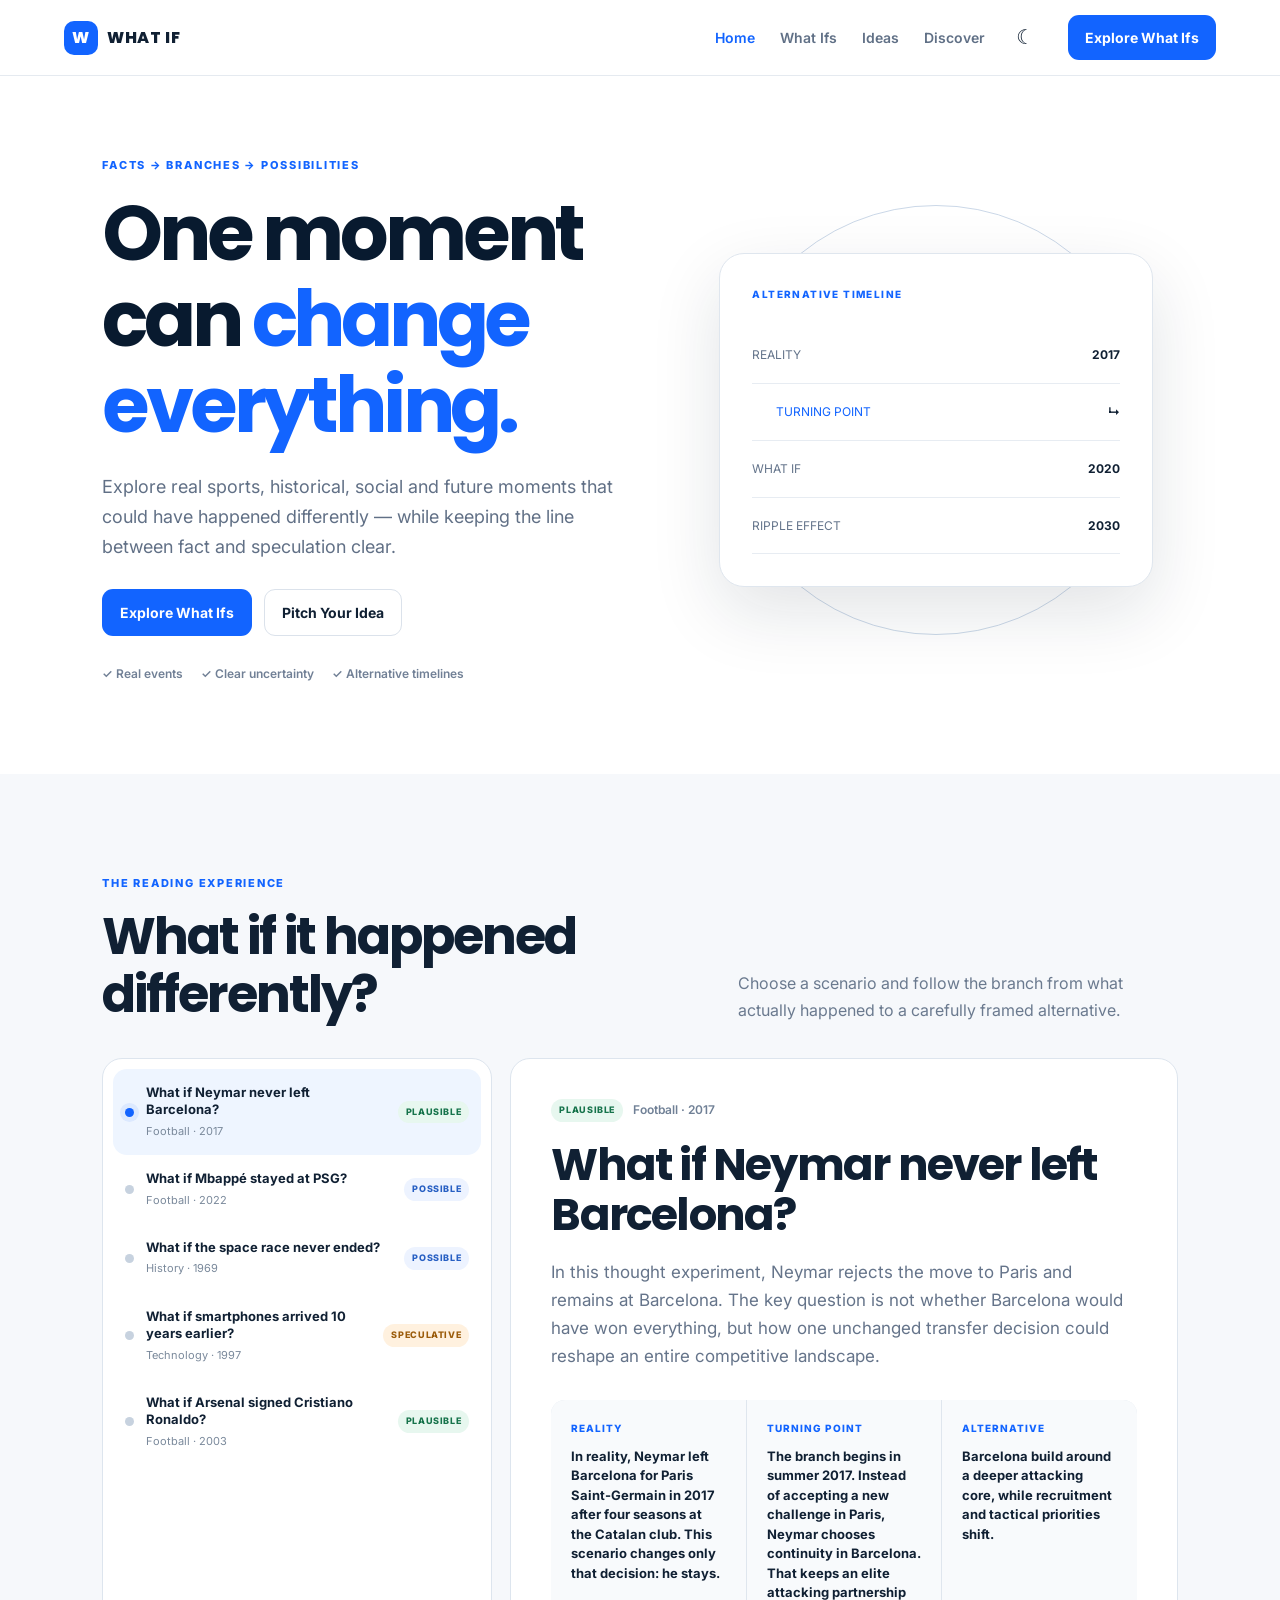
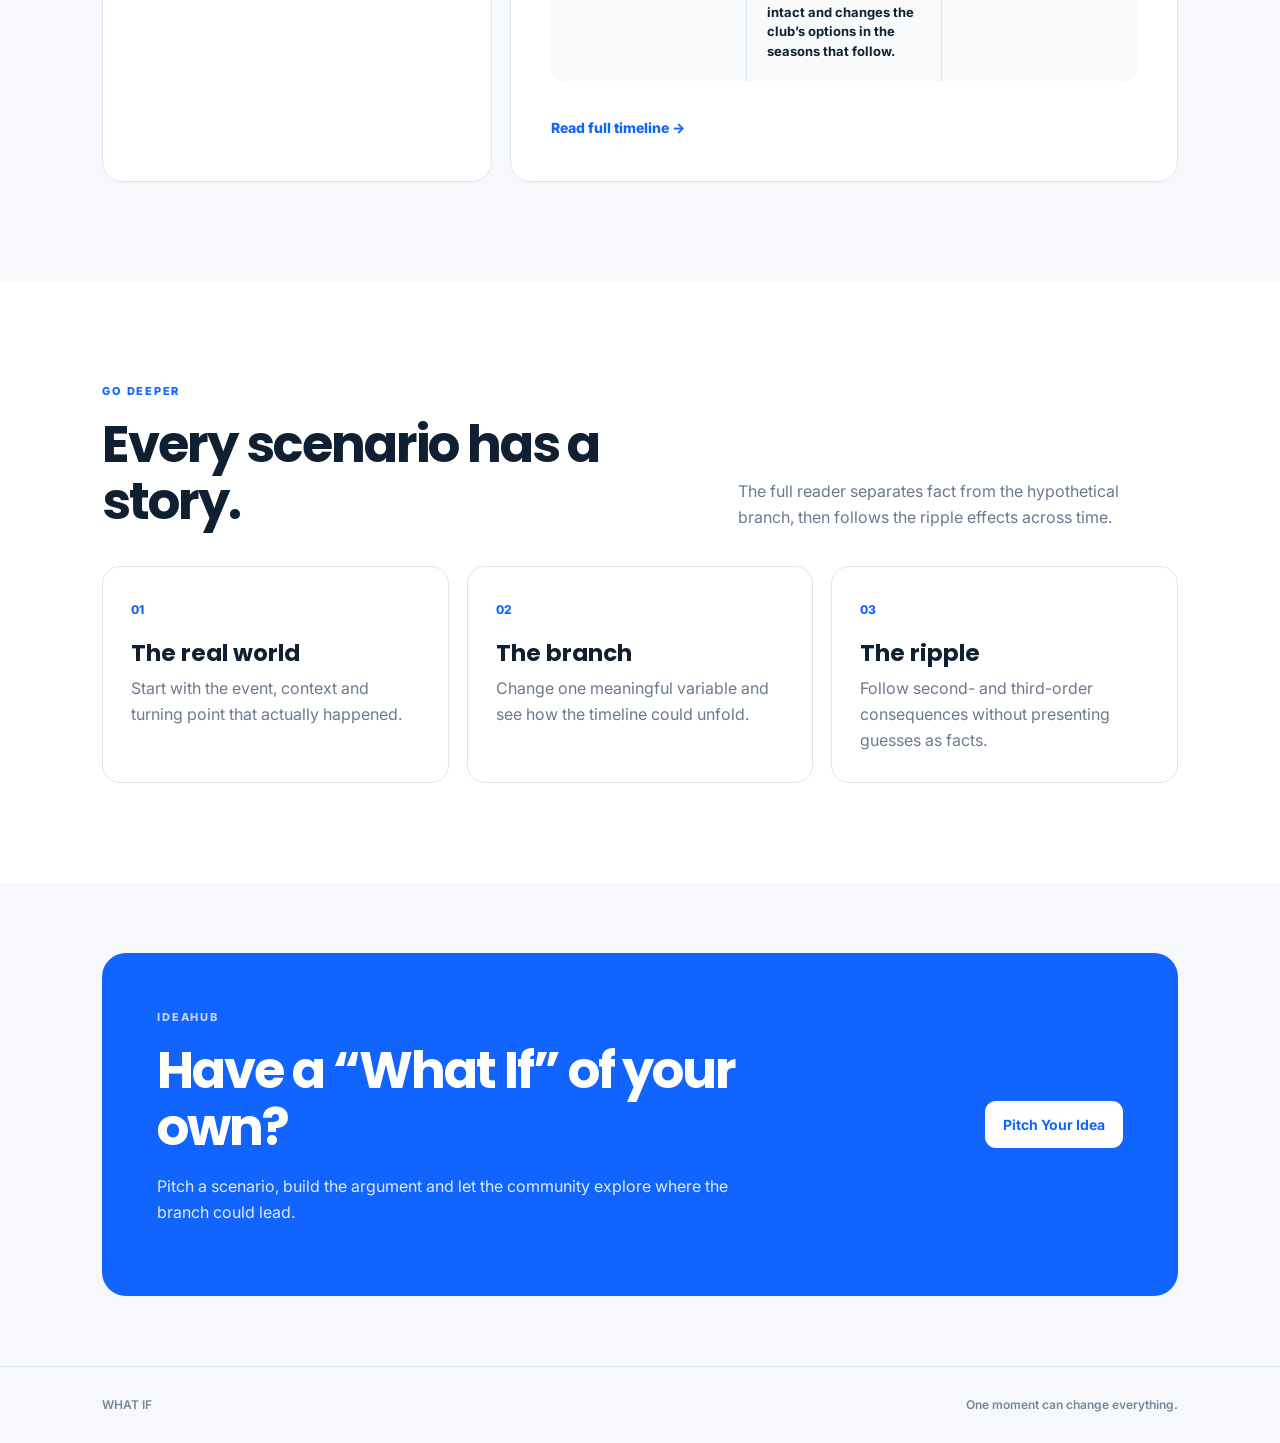
<file: index.html>
<!DOCTYPE html>
<html lang="en">
<head>
  <meta charset="UTF-8">
  <meta name="viewport" content="width=device-width, initial-scale=1.0">
  <title>WHAT IF — One moment can change everything.</title>
  <link rel="preconnect" href="https://fonts.googleapis.com">
  <link rel="preconnect" href="https://fonts.gstatic.com" crossorigin>
  <link href="https://fonts.googleapis.com/css2?family=Inter:wght@400;500;600;700&family=Poppins:wght@500;600;700;800&display=swap" rel="stylesheet">
  <link rel="stylesheet" href="styles.css">
</head>
<body>
<header class="site-header">
  <a class="brand" href="index.html"><span class="brand-mark">W</span><span>WHAT IF</span></a>
  <nav>
    <a class="active" href="index.html">Home</a>
    <a href="#explore">What Ifs</a>
    <a href="#ideas">Ideas</a>
    <a href="#discover">Discover</a>
    <button class="icon-btn" id="themeBtn" aria-label="Toggle theme">☾</button>
  </nav>
  <a class="nav-cta" href="#explore">Explore What Ifs</a>
  <button class="menu-btn" id="menuBtn" aria-label="Open menu">☰</button>
</header>

<main>
<section class="hero">
  <div class="hero-copy">
    <p class="eyebrow">FACTS → BRANCHES → POSSIBILITIES</p>
    <h1>One moment can <span>change everything.</span></h1>
    <p class="hero-text">Explore real sports, historical, social and future moments that could have happened differently — while keeping the line between fact and speculation clear.</p>
    <div class="hero-actions">
      <a class="btn primary" href="#explore">Explore What Ifs</a>
      <a class="btn secondary" href="#ideas">Pitch Your Idea</a>
    </div>
    <div class="trust-row">
      <span>✓ Real events</span><span>✓ Clear uncertainty</span><span>✓ Alternative timelines</span>
    </div>
  </div>
  <div class="hero-art">
    <div class="orbit orbit-a"></div><div class="orbit orbit-b"></div>
    <div class="timeline-card">
      <div class="mini-label">ALTERNATIVE TIMELINE</div>
      <div class="mini-line"><span>REALITY</span><b>2017</b></div>
      <div class="mini-line branch"><span>TURNING POINT</span><b>↳</b></div>
      <div class="mini-line"><span>WHAT IF</span><b>2020</b></div>
      <div class="mini-line"><span>RIPPLE EFFECT</span><b>2030</b></div>
    </div>
  </div>
</section>

<section class="explore" id="explore">
  <div class="section-heading">
    <div><p class="eyebrow">THE READING EXPERIENCE</p><h2>What if it happened differently?</h2></div>
    <p>Choose a scenario and follow the branch from what actually happened to a carefully framed alternative.</p>
  </div>
  <div class="explore-shell">
    <aside class="scenario-list" id="scenarioList"></aside>
    <article class="reader-preview" id="preview"></article>
  </div>
</section>

<section class="discover" id="discover">
  <div class="section-heading">
    <div><p class="eyebrow">GO DEEPER</p><h2>Every scenario has a story.</h2></div>
    <p>The full reader separates fact from the hypothetical branch, then follows the ripple effects across time.</p>
  </div>
  <div class="feature-grid">
    <div class="feature-card"><span>01</span><h3>The real world</h3><p>Start with the event, context and turning point that actually happened.</p></div>
    <div class="feature-card"><span>02</span><h3>The branch</h3><p>Change one meaningful variable and see how the timeline could unfold.</p></div>
    <div class="feature-card"><span>03</span><h3>The ripple</h3><p>Follow second- and third-order consequences without presenting guesses as facts.</p></div>
  </div>
</section>

<section class="ideas" id="ideas">
  <div class="idea-panel">
    <div><p class="eyebrow">IDEAHUB</p><h2>Have a “What If” of your own?</h2><p>Pitch a scenario, build the argument and let the community explore where the branch could lead.</p></div>
    <a class="btn light" href="#">Pitch Your Idea</a>
  </div>
</section>
</main>

<footer><span>WHAT IF</span><span>One moment can change everything.</span></footer>
<script src="script.js"></script>
</body>
</html>
</file>
<file: styles.css>
*{box-sizing:border-box}html{scroll-behavior:smooth}body{margin:0;font-family:Inter,system-ui,sans-serif;background:#f6f8fb;color:#102033;line-height:1.65}h1,h2,h3,.brand{font-family:Poppins,Inter,sans-serif;line-height:1.12;margin:0}a{text-decoration:none;color:inherit}button{font:inherit}body.dark{background:#09111d;color:#eef5ff}body.dark .site-header,body.dark .scenario-list,body.dark .reader-preview,body.dark .feature-card,body.dark .long-reader,body.dark .sources-note,body.dark .continue-card{background:#101c2b;border-color:#26384e}body.dark .scenario-item,body.dark .fact-box{background:#142338;color:#eaf3ff}body.dark .scenario-item small,body.dark .section-heading>p,body.dark .preview-top,body.dark .long-reader p,body.dark .continue-card span{color:#9db0c6}.site-header{height:76px;position:sticky;top:0;z-index:20;background:rgba(255,255,255,.95);backdrop-filter:blur(14px);border-bottom:1px solid #e5eaf0;display:flex;align-items:center;padding:0 5vw;gap:28px}.brand{display:flex;align-items:center;gap:9px;font-weight:800;letter-spacing:.04em}.brand-mark{width:34px;height:34px;border-radius:10px;background:#1264ff;color:#fff;display:grid;place-items:center}.site-header nav{display:flex;gap:25px;margin-left:auto;align-items:center}.site-header nav a{font-size:14px;font-weight:600;color:#607086}.site-header nav a.active,.site-header nav a:hover{color:#1264ff}.nav-cta,.btn{border-radius:11px;padding:11px 17px;font-weight:700;font-size:14px}.nav-cta{background:#1264ff;color:#fff}.icon-btn,.menu-btn{border:0;background:transparent;cursor:pointer;color:inherit}.icon-btn{font-size:20px}.menu-btn{display:none;font-size:22px}.hero{min-height:650px;display:grid;grid-template-columns:1.05fr .95fr;gap:60px;align-items:center;padding:80px 8vw 90px;background:#fff}.dark .hero{background:#0b1624}.hero-copy{max-width:720px}.eyebrow{font-size:11px;letter-spacing:.16em;font-weight:800;color:#1264ff;margin:0 0 16px}.hero h1{font-size:clamp(48px,6vw,82px);letter-spacing:-.055em;color:#081a2f}.dark .hero h1{color:#fff}.hero h1 span{color:#1264ff}.hero-text{font-size:18px;color:#617086;max-width:650px;margin:24px 0}.hero-actions{display:flex;gap:12px;margin:28px 0}.btn{display:inline-flex;align-items:center;justify-content:center;border:1px solid transparent;cursor:pointer}.primary{background:#1264ff;color:#fff}.secondary{background:#fff;color:#102033;border-color:#dbe2eb}.dark .secondary{background:#142338;color:#fff;border-color:#30435a}.light{background:#fff;color:#1264ff}.trust-row{display:flex;gap:18px;flex-wrap:wrap;font-size:12px;color:#718096;font-weight:600}.hero-art{min-height:410px;display:grid;place-items:center;position:relative}.timeline-card{width:min(440px,90%);background:#fff;border:1px solid #dfe6ee;border-radius:25px;padding:32px;box-shadow:0 25px 70px rgba(16,32,51,.12);position:relative;z-index:2}.dark .timeline-card{background:#142338;border-color:#2c4057}.mini-label{font-size:10px;font-weight:800;letter-spacing:.14em;color:#1264ff;margin-bottom:25px}.mini-line{display:flex;justify-content:space-between;padding:18px 0;border-bottom:1px solid #e7ecf2;font-size:12px;color:#64748b}.dark .mini-line{border-color:#30435a}.mini-line b{color:#102033}.dark .mini-line b{color:#fff}.mini-line.branch{color:#1264ff;padding-left:24px}.orbit{position:absolute;border:1px solid #cbd8e8;border-radius:50%}.orbit-a{width:430px;height:430px}.orbit-b{width:300px;height:300px;border-style:dashed}.explore,.discover{padding:100px 8vw}.section-heading{display:flex;justify-content:space-between;gap:50px;align-items:end;margin-bottom:35px}.section-heading h2,.ideas h2{font-size:clamp(34px,4vw,56px);letter-spacing:-.04em}.section-heading>p{max-width:440px;color:#6b7a8f;margin:0}.explore-shell{display:grid;grid-template-columns:390px 1fr;gap:18px;align-items:stretch}.scenario-list,.reader-preview{border:1px solid #dde5ee;border-radius:20px;background:#fff}.scenario-list{padding:10px}.scenario-item{width:100%;display:flex;align-items:center;gap:12px;text-align:left;border:0;background:#fff;border-radius:14px;padding:15px 12px;cursor:pointer;color:#102033}.scenario-item:hover,.scenario-item.selected{background:#eef5ff}.dark .scenario-item:hover,.dark .scenario-item.selected{background:#1b3049}.scenario-dot{width:9px;height:9px;border-radius:50%;background:#c7d2df;flex:0 0 auto}.selected .scenario-dot{background:#1264ff;box-shadow:0 0 0 5px #dce9ff}.scenario-main{display:grid;gap:3px;flex:1}.scenario-main b{font-size:13px;line-height:1.35}.scenario-main small{font-size:11px;color:#7a899b}.certainty{display:inline-flex;width:max-content;border-radius:999px;padding:4px 8px;font-size:9px;font-weight:800;letter-spacing:.07em;background:#eef2f6;color:#526174}.certainty.plausible{background:#e7f7ef;color:#16734b}.certainty.possible{background:#edf3ff;color:#275fc3}.certainty.speculative{background:#fff1df;color:#9b5c0b}.certainty.fact{background:#e8f6ff;color:#086b9b}.reader-preview{padding:40px;min-height:420px}.preview-top,.scenario-meta{display:flex;gap:10px;align-items:center;color:#708096;font-size:12px;font-weight:600}.reader-preview h3{font-size:clamp(30px,3.5vw,52px);letter-spacing:-.04em;margin:18px 0}.lead{font-size:17px;color:#65748a;max-width:760px}.preview-timeline{margin:30px 0;display:grid;grid-template-columns:repeat(3,1fr);gap:1px;background:#dfe6ee;border-radius:14px;overflow:hidden}.preview-timeline>div{background:#f8fafc;padding:20px}.dark .preview-timeline>div{background:#132238}.preview-timeline span{display:block;font-size:10px;font-weight:800;color:#1264ff;letter-spacing:.1em;margin-bottom:10px}.preview-timeline b{font-size:13px;line-height:1.5;display:block}.read-link{display:inline-block;color:#1264ff;font-weight:800;font-size:14px;margin-top:5px}.discover{background:#fff}.dark .discover{background:#0b1624}.feature-grid{display:grid;grid-template-columns:repeat(3,1fr);gap:18px}.feature-card{background:#fff;border:1px solid #dde5ee;border-radius:18px;padding:28px}.feature-card span,.section-number{color:#1264ff;font-size:12px;font-weight:800}.feature-card h3{font-size:23px;margin:20px 0 8px}.feature-card p{color:#6b7a8f;margin:0}.ideas{padding:70px 8vw}.idea-panel{border-radius:24px;background:#1264ff;color:#fff;padding:55px;display:flex;align-items:center;justify-content:space-between;gap:30px}.idea-panel .eyebrow{color:#bcd4ff}.idea-panel h2{max-width:650px}.idea-panel p{max-width:620px;color:#dce9ff}footer{padding:28px 8vw;border-top:1px solid #dde5ee;display:flex;justify-content:space-between;color:#77869a;font-size:12px;font-weight:600}.scenario-hero{background:#fff;border-bottom:1px solid #e1e7ee;padding:70px 8vw 85px}.dark .scenario-hero{background:#0b1624}.scenario-hero-inner{max-width:1000px;margin:auto}.back-link{color:#1264ff;font-size:13px;font-weight:700}.scenario-meta{margin:30px 0 14px}.scenario-meta .certainty{margin-left:5px}.scenario-hero h1{font-size:clamp(46px,6vw,78px);letter-spacing:-.055em;max-width:1050px;color:#081a2f}.dark .scenario-hero h1{color:#fff}.scenario-intro{font-size:19px;color:#65748a;max-width:850px;margin:25px 0}.reader-actions{display:flex;gap:10px;margin-top:28px}.reading-layout{max-width:1250px;margin:auto;display:grid;grid-template-columns:220px 1fr;gap:60px;padding:75px 30px}.reading-nav{position:sticky;top:105px;height:max-content;display:grid;gap:13px}.reading-nav span{font-size:10px;letter-spacing:.15em;font-weight:800;color:#8794a5;margin-bottom:5px}.reading-nav a{font-size:12px;color:#6d7d90;font-weight:600}.reading-nav a:hover{color:#1264ff}.long-reader{background:#fff;border:1px solid #e0e7ef;border-radius:22px;padding:55px 7vw}.read-section{padding:20px 0 80px;border-bottom:1px solid #e1e7ee}.read-section h2,.sources-note h2{font-size:clamp(31px,4vw,48px);letter-spacing:-.04em;margin:6px 0 20px}.read-section>p:not(.eyebrow),.sources-note p:not(.eyebrow){font-size:17px;color:#63738a;max-width:760px}.fact-box{margin-top:28px;padding:20px 22px;border-radius:13px;background:#f0f5fb;border-left:4px solid #1264ff;font-size:13px}.branch-callout{display:grid;grid-template-columns:auto 1fr auto 1fr;gap:15px;align-items:center;margin-top:32px;padding:20px;border:1px solid #dce5ef;border-radius:14px;font-size:12px}.branch-callout span{color:#1264ff;font-size:10px;font-weight:800;letter-spacing:.1em}.branch-callout i{color:#9aa8b8;font-style:normal}.vertical-timeline{margin-top:38px}.timeline-event{display:grid;grid-template-columns:48px 1fr;gap:20px;padding:0 0 35px;position:relative}.timeline-event:not(:last-child):before{content:"";position:absolute;left:23px;top:42px;bottom:0;width:1px;background:#d6e0eb}.timeline-marker{width:46px;height:46px;border-radius:50%;background:#eaf2ff;color:#1264ff;display:grid;place-items:center;font-weight:800;font-size:12px;z-index:1}.event-head{display:flex;align-items:center;gap:12px;margin:4px 0 8px}.event-head>b{font-family:Poppins;font-size:20px}.timeline-event p{margin:0!important;font-size:15px!important}.ripple-grid{display:grid;grid-template-columns:repeat(3,1fr);gap:14px;margin-top:28px}.ripple-card{padding:23px;background:#f7f9fc;border:1px solid #e0e7ef;border-radius:14px}.dark .ripple-card{background:#142338;border-color:#30435a}.ripple-card h3{font-size:19px;margin-bottom:8px}.ripple-card p{font-size:13px!important;margin:0!important}.uncertainty-section{border-bottom:0}.scale{display:grid;gap:10px;margin-top:30px}.scale-row{display:grid;grid-template-columns:100px 1fr 140px;align-items:center;gap:15px;font-size:11px;font-weight:700}.scale-row>div{height:8px;background:#e5ebf2;border-radius:10px;position:relative}.scale-row:nth-child(1)>div{width:100%}.scale-row:nth-child(2)>div{width:75%}.scale-row:nth-child(3)>div{width:50%}.scale-row:nth-child(4)>div{width:25%}.scale-row span{color:#1264ff}.scale-row b{color:#7a899b;font-weight:600}.sources-note{max-width:1250px;margin:0 auto 50px;background:#fff;border:1px solid #e0e7ef;border-radius:22px;padding:45px 7vw}.continue{padding:80px 8vw;background:#f0f4f8}.dark .continue{background:#09111d}.continue>h2{font-size:45px;letter-spacing:-.04em;margin-bottom:25px}.continue-grid{display:grid;grid-template-columns:repeat(3,1fr);gap:15px}.continue-card{background:#fff;border:1px solid #dfe6ee;border-radius:18px;padding:25px;display:block}.continue-card h3{font-size:22px;margin:10px 0 28px}.continue-card span{font-size:11px;color:#748398;font-weight:700}.continue-card b{font-size:12px;color:#1264ff}.saved{border-color:#1264ff}.dark .continue-card{color:#eef5ff}
@media(max-width:900px){.site-header{padding:0 5vw}.site-header nav{display:none;position:absolute;top:76px;left:0;right:0;background:#fff;border-bottom:1px solid #ddd;padding:20px 5vw;flex-direction:column;align-items:flex-start}.dark .site-header nav{background:#101c2b}.site-header nav.open{display:flex}.nav-cta{display:none}.menu-btn{display:block;margin-left:auto}.hero{grid-template-columns:1fr;padding:65px 6vw}.hero-art{min-height:320px}.explore,.discover,.ideas{padding:70px 6vw}.explore-shell,.reading-layout{grid-template-columns:1fr}.reading-nav{position:static;display:flex;overflow:auto;gap:18px}.reading-nav span{display:none}.feature-grid,.ripple-grid,.continue-grid{grid-template-columns:1fr}.section-heading{display:block}.section-heading>p{margin-top:15px}.long-reader{padding:35px 6vw}.preview-timeline{grid-template-columns:1fr}.scenario-hero{padding:55px 6vw 65px}.scenario-hero h1{font-size:48px}.idea-panel{display:block;padding:38px}.idea-panel .btn{margin-top:15px}.branch-callout{grid-template-columns:1fr}.scale-row{grid-template-columns:90px 1fr}.scale-row b{display:none}footer{padding:25px 6vw}}
@media(max-width:560px){.hero h1{font-size:47px}.hero-text{font-size:16px}.hero-actions{flex-direction:column}.btn{width:100%}.timeline-card{padding:24px}.explore-shell{display:block}.scenario-list{margin-bottom:14px}.reader-preview{min-height:auto;padding:27px}.scenario-hero h1{font-size:40px}.reader-actions{flex-direction:column}.reading-layout{padding:45px 16px}.long-reader{padding:28px 22px}.read-section{padding-bottom:55px}.timeline-event{grid-template-columns:38px 1fr;gap:12px}.timeline-marker{width:36px;height:36px}.timeline-event:not(:last-child):before{left:18px}.continue{padding:60px 6vw}}
</file>
